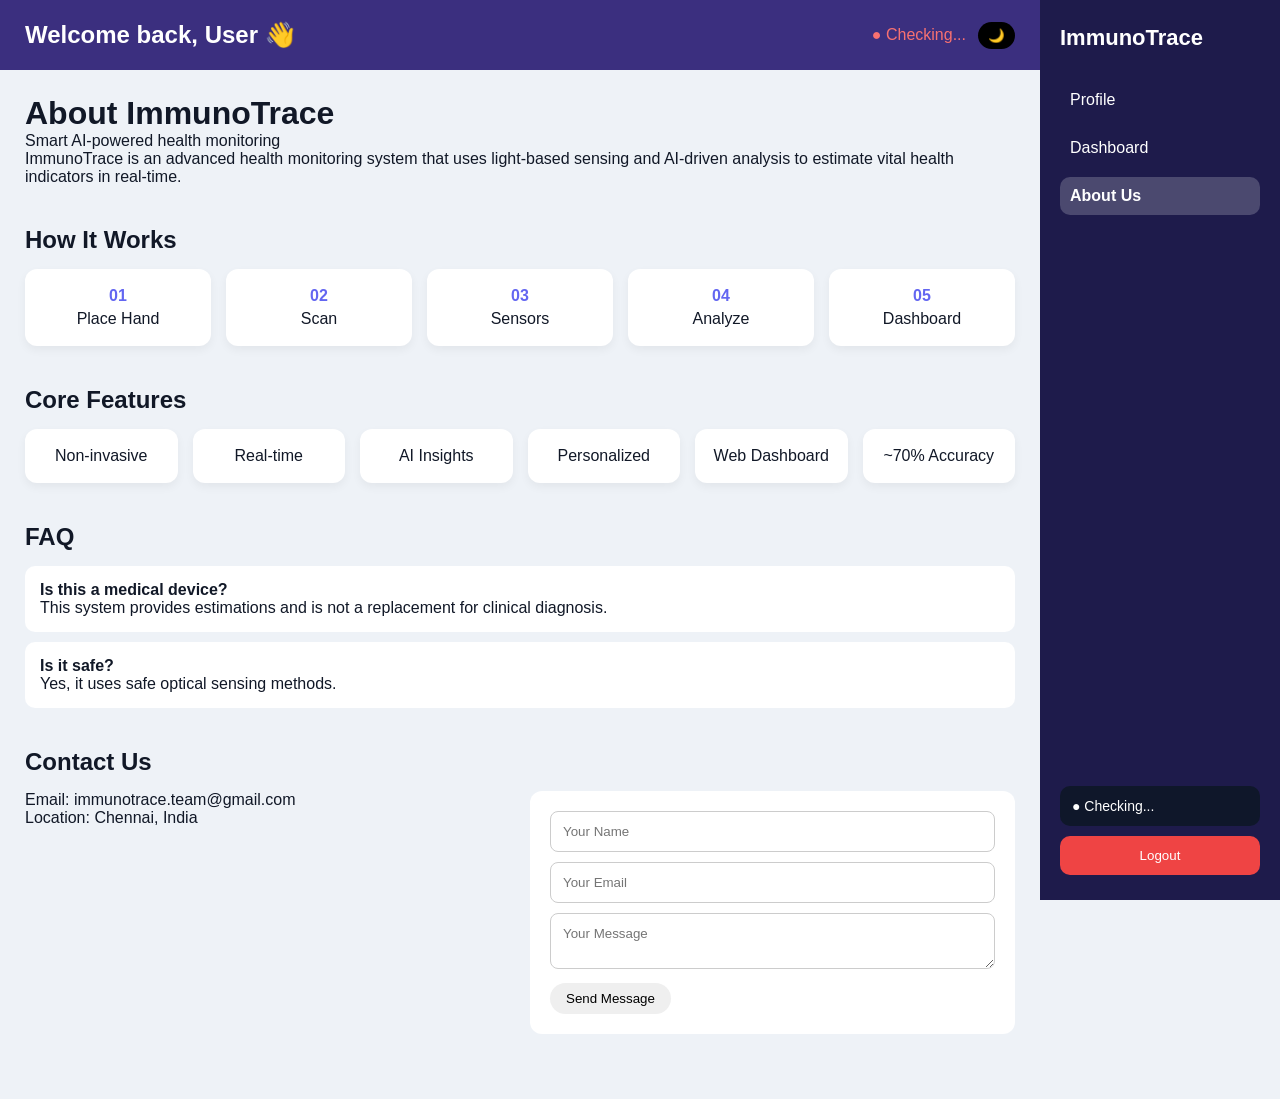
<file: aboutus.html>
<!DOCTYPE html>
<html lang="en">
<head>
<meta charset="UTF-8">
<title>About - ImmunoTrace</title>

<link rel="stylesheet" href="style.css">
<script src="script.js" defer></script>

</head>

<body>

<div class="app">

<!-- SIDEBAR -->
<div class="sidebar">

<div>
<div class="logo">ImmunoTrace</div>

<p onclick="location.href='profile.html'">Profile</p>
<p onclick="location.href='index.html'">Dashboard</p>
<p class="active">About Us</p>
</div>

<div>
<div id="deviceStatus" class="status-box">● Checking...</div>
<button onclick="logout()" class="logout">Logout</button>
</div>

</div>

<!-- MAIN -->
<div class="main">

<!-- HEADER -->
<div class="topbar">
<h2 id="pageTitle"></h2>

<div class="top-right">
<div id="deviceStatusTop" class="status-text"></div>
<button onclick="toggleTheme()" class="theme-toggle">🌙</button>
</div>
</div>

<!-- CONTENT -->
<div class="content">

<!-- ABOUT -->
<div class="section fade-in">
<h1>About ImmunoTrace</h1>
<p class="muted">Smart AI-powered health monitoring</p>

<p class="desc">
ImmunoTrace is an advanced health monitoring system that uses light-based sensing
and AI-driven analysis to estimate vital health indicators in real-time.
</p>
</div>

<!-- HOW IT WORKS -->
<div class="section fade-in">
<h2>How It Works</h2>

<div class="step-grid">

<div class="step-card"><span>01</span>Place Hand</div>
<div class="step-card"><span>02</span>Scan</div>
<div class="step-card"><span>03</span>Sensors</div>
<div class="step-card"><span>04</span>Analyze</div>
<div class="step-card"><span>05</span>Dashboard</div>

</div>
</div>

<!-- FEATURES -->
<div class="section fade-in">
<h2>Core Features</h2>

<div class="feature-grid">

<div class="feature-card">Non-invasive</div>
<div class="feature-card">Real-time</div>
<div class="feature-card">AI Insights</div>
<div class="feature-card">Personalized</div>
<div class="feature-card">Web Dashboard</div>
<div class="feature-card">~70% Accuracy</div>

</div>
</div>

<!-- FAQ -->
<div class="section fade-in">
<h2>FAQ</h2>

<div class="faq">
<h4 onclick="toggleFAQ(this)">Is this a medical device?</h4>
<p>This system provides estimations and is not a replacement for clinical diagnosis.</p>
</div>

<div class="faq">
<h4 onclick="toggleFAQ(this)">Is it safe?</h4>
<p>Yes, it uses safe optical sensing methods.</p>
</div>

</div>

<!-- CONTACT -->
<div class="section fade-in">
<h2>Contact Us</h2>

<div class="contact">

<div>
<p>Email: immunotrace.team@gmail.com</p>
<p>Location: Chennai, India</p>
</div>

<div class="contact-form">
<input placeholder="Your Name">
<input placeholder="Your Email">
<textarea placeholder="Your Message"></textarea>
<button>Send Message</button>
</div>

</div>

</div>

</div>
</div>
</div>

<script>

/* ===============================
COMMON HEADER
=============================== */
function initHeader(){
let user = JSON.parse(localStorage.getItem("currentUser"));
let name = user?.name || "User";

document.getElementById("pageTitle").innerText =
"Welcome back, " + name + " 👋";
}

/* ===============================
DEVICE STATUS
=============================== */
function syncDevice(){
let main = document.getElementById("deviceStatus");
let top = document.getElementById("deviceStatusTop");

if(main && top){
top.innerText = main.innerText;

if(main.innerText.includes("Connected")){
top.style.color = "lightgreen";
}else{
top.style.color = "#f87171";
}
}
}
setInterval(syncDevice,1000);

/* ===============================
FAQ
=============================== */
function toggleFAQ(el){
let p = el.nextElementSibling;
p.style.display = p.style.display === "block" ? "none" : "block";
}

/* ===============================
THEME
=============================== */
function toggleTheme(){
document.body.classList.toggle("dark");

let mode = document.body.classList.contains("dark") ? "dark" : "light";
localStorage.setItem("theme", mode);
}

(function(){
let theme = localStorage.getItem("theme");
if(theme === "dark"){
document.body.classList.add("dark");
}
})();

/* INIT */
initHeader();

</script>

</body>
</html>
</file>
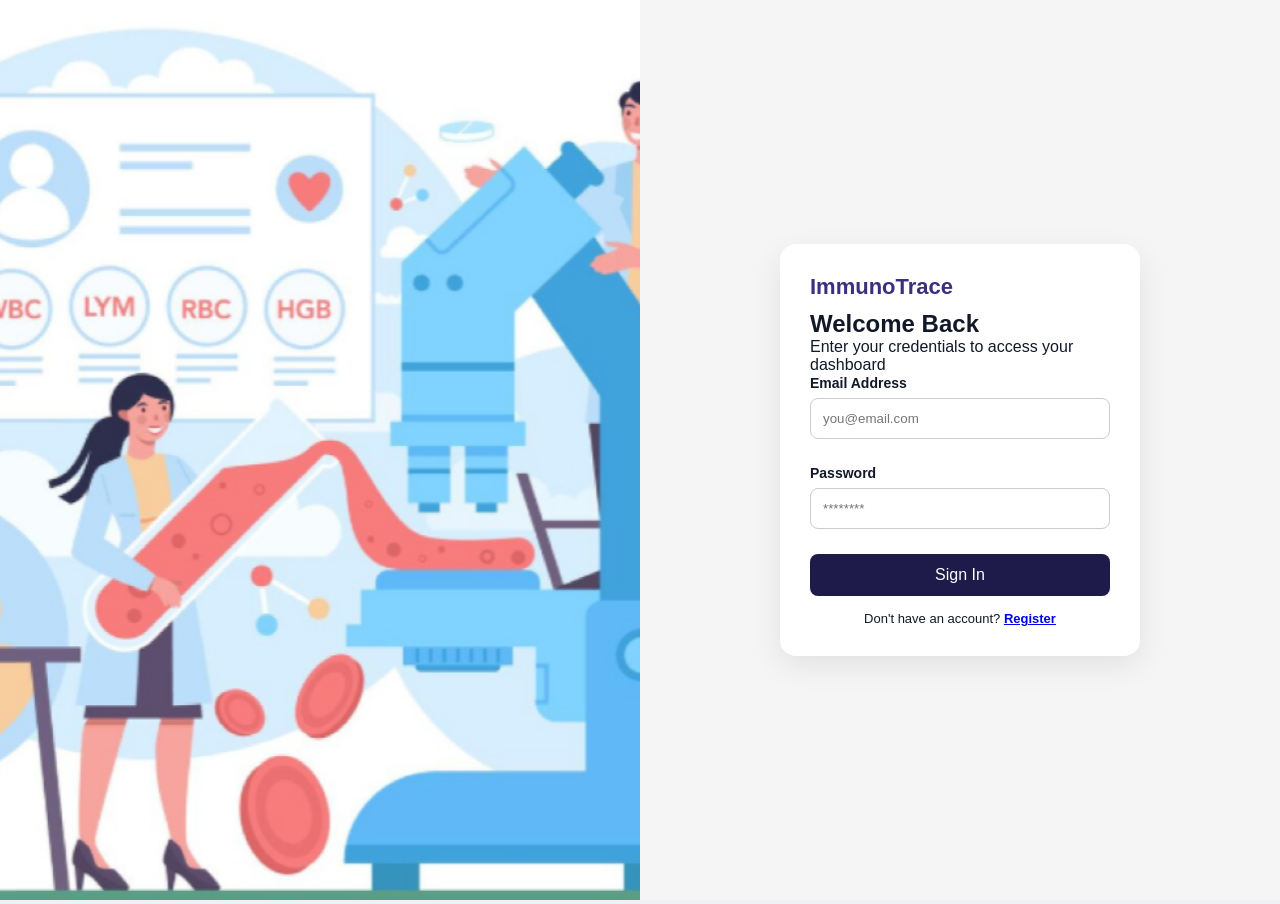
<file: login.html>
<!DOCTYPE html>
<html lang="en">
<head>
    <meta charset="UTF-8">
    <title>Login - ImmunoTrace</title>
    <link rel="stylesheet" href="style.css">
    <script src="script.js" defer></script>
    <style>
        /* Reusing Signup Styles for Consistency */
        .auth-container{ display:flex; height:100vh; }
        .auth-left{ width:50%; background: #1e1b4b; }
        .auth-left img{ width:100%; height:100%; object-fit:cover; }
        .auth-right{ width:50%; display:flex; justify-content:center; align-items:center; background:#f5f5f5; }
        .auth-box{ width:360px; background:white; padding:30px; border-radius:16px; box-shadow:0 10px 30px rgba(0,0,0,0.08); }
        .brand{ font-size:22px; font-weight:700; color:#3b2f7f; margin-bottom:10px; }
        .input-group{ margin-bottom:15px; }
        .input-group label{ font-size:14px; font-weight: 600; }
        .input-group input{ width:100%; padding:12px; margin-top:6px; border-radius:8px; border:1px solid #ccc; }
        .auth-btn{ width:100%; padding:12px; background:#1e1b4b; color:white; border:none; border-radius:8px; cursor:pointer; font-size:16px; }
        .auth-footer{ text-align:center; margin-top:15px; font-size:13px; }
        .dark .auth-right { background: #0f172a; }
        .dark .auth-box { background: #1e293b; color: white; }
        .dark input { background: #0f172a; border: 1px solid #334155; color: white; }
    </style>
</head>
<body>

<div class="auth-container">
    <div class="auth-left"><img src="image2.png" alt="Welcome Back"></div>
    <div class="auth-right">
        <div class="auth-box">
            <div class="brand">ImmunoTrace</div>
            <h2>Welcome Back</h2>
            <p>Enter your credentials to access your dashboard</p>

            <div class="input-group">
                <label>Email Address</label>
                <input id="loginEmail" type="email" placeholder="you@email.com">
            </div>
            <div class="input-group">
                <label>Password</label>
                <input id="loginPass" type="password" placeholder="********">
            </div>

            <button onclick="handleLogin()" class="auth-btn">Sign In</button>
            <div class="auth-footer">
                Don't have an account? <a href="signup.html"><b>Register</b></a>
            </div>
        </div>
    </div>
</div>

<script>
    function handleLogin() {
        let email = document.getElementById("loginEmail").value.trim();
        let pass = document.getElementById("loginPass").value.trim();

        if(!email || !pass) {
            alert("Please enter both email and password");
            return;
        }

        // Call the login function in script.js
        if(typeof login === "function") {
            login(email, pass);
        } else {
            alert("Error: script.js core logic not found.");
        }
    }

    document.addEventListener("keypress", (e) => { if(e.key === "Enter") handleLogin(); });
    window.onload = () => { if(typeof initTheme === "function") initTheme(); };
</script>
</body>
</html>
</file>
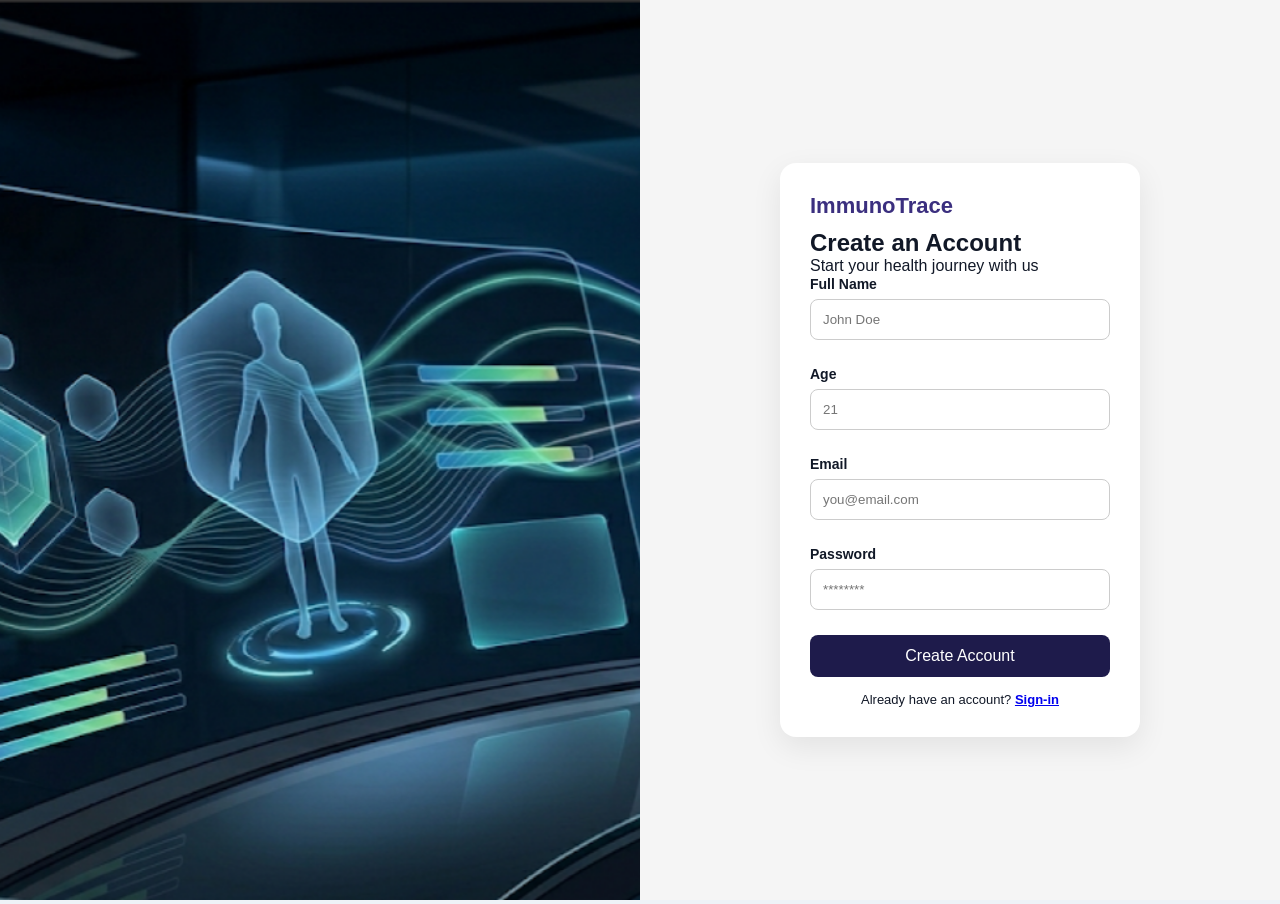
<file: signup.html>
<!DOCTYPE html>
<html lang="en">
<head>
    <meta charset="UTF-8">
    <title>Signup - ImmunoTrace</title>
    <link rel="stylesheet" href="style.css">
    <script src="script.js" defer></script>
    <style>
        .auth-container{ display:flex; height:100vh; }
        .auth-left{ width:50%; background: #1e1b4b; } /* Fallback color */
        .auth-left img{ width:100%; height:100%; object-fit:cover; }
        .auth-right{ width:50%; display:flex; justify-content:center; align-items:center; background:#f5f5f5; }
        .auth-box{ width:360px; background:white; padding:30px; border-radius:16px; box-shadow:0 10px 30px rgba(0,0,0,0.08); }
        .brand{ font-size:22px; font-weight:700; color:#3b2f7f; margin-bottom:10px; }
        .input-group{ margin-bottom:15px; }
        .input-group label{ font-size:14px; font-weight: 600; }
        .input-group input{ width:100%; padding:12px; margin-top:6px; border-radius:8px; border:1px solid #ccc; }
        .auth-btn{ width:100%; padding:12px; background:#1e1b4b; color:white; border:none; border-radius:8px; cursor:pointer; font-size:16px; }
        .auth-footer{ text-align:center; margin-top:15px; font-size:13px; }
        /* Dark Mode support for Auth */
        .dark .auth-right { background: #0f172a; }
        .dark .auth-box { background: #1e293b; color: white; }
        .dark .auth-box p { color: #94a3b8; }
        .dark input { background: #0f172a; border: 1px solid #334155; color: white; }
    </style>
</head>
<body>

<div class="auth-container">
    <div class="auth-left"><img src="image1.png" alt="Health Monitoring"></div>
    <div class="auth-right">
        <div class="auth-box">
            <div class="brand">ImmunoTrace</div>
            <h2>Create an Account</h2>
            <p>Start your health journey with us</p>

            <div class="input-group">
                <label>Full Name</label>
                <input id="name" type="text" placeholder="John Doe">
            </div>
            <div class="input-group">
                <label>Age</label>
                <input id="age" type="number" placeholder="21">
            </div>
            <div class="input-group">
                <label>Email</label>
                <input id="email" type="email" placeholder="you@email.com">
            </div>
            <div class="input-group">
                <label>Password</label>
                <input id="password" type="password" placeholder="********">
            </div>

            <button onclick="handleSignup()" class="auth-btn">Create Account</button>
            <div class="auth-footer">
                Already have an account? <a href="login.html"><b>Sign-in</b></a>
            </div>
        </div>
    </div>
</div>

<script>
    function handleSignup(){
        let name = document.getElementById("name").value.trim();
        let age = document.getElementById("age").value.trim();
        let email = document.getElementById("email").value.trim();
        let password = document.getElementById("password").value.trim();

        if(!name || !age || !email || !password){
            alert("Please fill all fields");
            return;
        }

        // Call the global function in script.js
        if(typeof signup === "function") {
            signup(name, age, email, password);
        } else {
            alert("Error: script.js not loaded properly.");
        }
    }

    // Auto-login on Enter key
    document.addEventListener("keypress", (e) => { if(e.key === "Enter") handleSignup(); });
    
    // Maintain theme
    window.onload = () => { if(typeof initTheme === "function") initTheme(); };
</script>
</body>
</html>
</file>
<file: style.css>
/* ===============================
GLOBAL RESET
=============================== */
*{
    margin:0;
    padding:0;
    box-sizing:border-box;
    font-family:'Segoe UI', Arial, sans-serif;
}

body{
    background:#eef2f7;
    color:#111827;
    transition: background 0.3s, color 0.3s; /* Smooth theme transition */
}

/* ===============================
APP LAYOUT
=============================== */
.app{
    display:flex;
}

/* ===============================
SIDEBAR (Keeping your right-side preference)
=============================== */
.sidebar{
    width:240px;
    height:100vh;
    background:#1e1b4b;
    color:white;
    position:fixed;
    right:0; /* Keep on right as per your code */
    top:0;
    display:flex;
    flex-direction:column;
    justify-content:space-between;
    padding:25px 20px;
    z-index: 100;
}

.logo{
    font-size:22px;
    font-weight:700;
    margin-bottom:30px;
}

.sidebar p{
    margin:10px 0;
    padding:10px;
    border-radius:10px;
    cursor:pointer;
    transition: 0.2s;
}

.sidebar p:hover{
    background:rgba(255,255,255,0.1);
}

.active{
    background:rgba(255,255,255,0.2);
    font-weight:600;
}

/* ===============================
STATUS + LOGOUT
=============================== */
.status-box{
    background:#0f172a;
    padding:12px;
    border-radius:10px;
    margin-bottom:10px;
    font-size: 14px;
}

.logout{
    width:100%;
    padding:12px;
    background:#ef4444;
    border:none;
    border-radius:10px;
    color:white;
    cursor:pointer;
}

/* ===============================
MAIN
=============================== */
.main{
    margin-right:240px; /* Aligned with right-sidebar */
    width:calc(100% - 240px);
}

/* ===============================
HEADER (NO OVERLAP FIXED)
=============================== */
.topbar{
    height:70px;
    background:#3b2f7f;
    color:white;
    display:flex;
    justify-content:space-between;
    align-items:center;
    padding:0 25px;
    position:sticky;
    top:0;
    z-index:50;
}

/* RIGHT SIDE */
.top-right{
    display:flex;
    align-items:center;
    gap:12px;
}

/* ===============================
BUTTONS
=============================== */
button{
    padding:8px 16px;
    border:none;
    border-radius:20px;
    cursor:pointer;
    font-weight: 500;
}

.btn-scan{
    background:white;
    color: #1e1b4b;
}

.btn-sample{
    background:#22c55e;
    color:white;
}

.theme-toggle{
    background:black;
    color:white;
    padding:6px 10px;
    border-radius:20px;
}

/* ===============================
CONTENT
=============================== */
.content{
    padding:25px;
}

/* ===============================
CARDS
=============================== */
.card{
    background:white;
    padding:18px;
    border-radius:14px;
    box-shadow:0 4px 12px rgba(0,0,0,0.06);
    transition:0.2s;
}

.card:hover{
    transform:translateY(-4px);
}

/* ===============================
VITALS
=============================== */
.vitals{
    display:grid;
    grid-template-columns:repeat(4,1fr);
    gap:15px;
    margin-bottom:20px;
}

/* ===============================
LAYOUT GRID
=============================== */
.grid{
    display:flex;
    gap:20px;
}

.left{
    flex:2;
}

.right{
    flex:1;
    display:flex;
    flex-direction:column;
    gap:15px;
}

/* ===============================
VITAMINS GRID
=============================== */
.vit-grid{
    display:grid;
    grid-template-columns:1fr 1fr;
    gap:12px;
}

.vit-card{
    background:white;
    padding:12px;
    border-radius:10px;
    border:1px solid #d1d5db; /* Sharper border */
}

/* ===============================
ABOUT PAGE
=============================== */
.section{
    margin-bottom:40px;
}

.section h2{
    margin-bottom:15px;
}

.step-grid, .feature-grid{
    display:grid;
    grid-template-columns:repeat(auto-fit,minmax(140px,1fr));
    gap:15px;
}

.step-card, .feature-card{
    background:white;
    padding:18px;
    border-radius:12px;
    text-align:center;
    box-shadow:0 4px 10px rgba(0,0,0,0.05);
}

.step-card span{
    display:block;
    font-weight:bold;
    margin-bottom:5px;
    color:#6366f1;
}

/* ===============================
FAQ
=============================== */
.faq{
    background:white;
    padding:15px;
    border-radius:10px;
    margin-bottom:10px;
    cursor:pointer;
}

/* ===============================
CONTACT
=============================== */
.contact{
    display:grid;
    grid-template-columns:1fr 1fr;
    gap:20px;
}

.contact-form{
    background:white;
    padding:20px;
    border-radius:12px;
}

input, textarea{
    width:100%;
    padding:12px;
    border-radius:8px;
    border:1px solid #ccc;
    margin-bottom:10px;
    outline: none;
}

/* ===============================
DARK MODE SUPPORT 🔥
=============================== */
.dark body {
    background: #0f172a;
    color: #f8fafc;
}

.dark .card, .dark .vit-card, .dark .step-card, .dark .feature-card, .dark .faq, .dark .contact-form {
    background: #1e293b;
    color: #f8fafc;
    border: 1px solid #334155;
}

.dark .muted {
    color: #94a3b8;
}

.dark input, .dark textarea {
    background: #0f172a;
    border: 1px solid #334155;
    color: white;
}

/* ===============================
RESPONSIVE
=============================== */
@media(max-width:900px){
    .sidebar{
        display:none;
    }

    .main{
        margin-right:0; /* Clear margin when sidebar hidden */
        width: 100%;
    }

    .vitals{
        grid-template-columns:repeat(2,1fr);
    }

    .grid{
        flex-direction:column;
    }

    .contact{
        grid-template-columns:1fr;
    }
}

@media(max-width:500px){
    .vitals{
        grid-template-columns:1fr;
    }

    .topbar{
        flex-direction:column;
        height:auto;
        padding:15px;
        gap:10px;
    }
}
</file>
